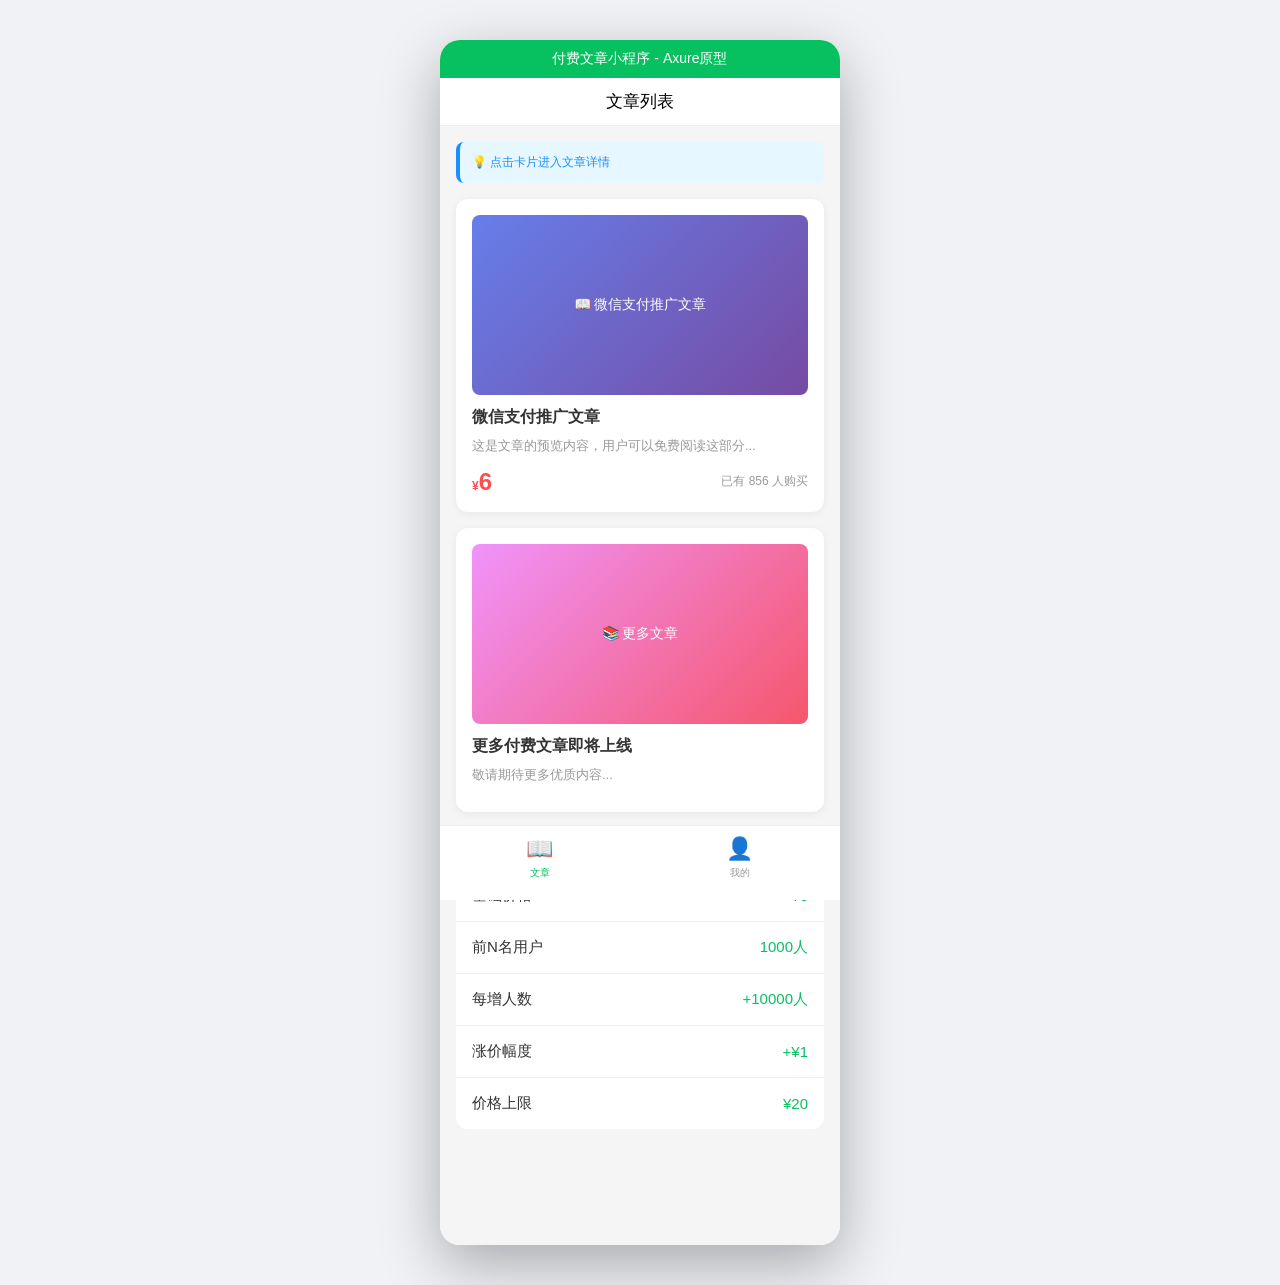
<file: doc/prototype/index.html>
<!DOCTYPE html>
<html lang="zh-CN">
<head>
    <meta charset="UTF-8">
    <meta name="viewport" content="width=device-width, initial-scale=1.0">
    <title>付费文章小程序 - Axure原型</title>
    <style>
        * { margin: 0; padding: 0; box-sizing: border-box; }
        body { font-family: -apple-system, BlinkMacSystemFont, 'Segoe UI', Roboto, sans-serif; background: #f0f2f5; }
        
        .axure-container {
            max-width: 400px;
            margin: 40px auto;
            background: #fff;
            border-radius: 20px;
            box-shadow: 0 20px 60px rgba(0,0,0,0.3);
            overflow: hidden;
            position: relative;
        }
        
        .phone-header {
            background: #07c160;
            padding: 10px 0;
            text-align: center;
            color: #fff;
            font-size: 14px;
        }
        
        .screen {
            min-height: 700px;
            background: #f5f5f5;
            position: relative;
        }
        
        .nav-bar {
            background: #fff;
            padding: 12px 16px;
            display: flex;
            align-items: center;
            border-bottom: 1px solid #eee;
            position: sticky;
            top: 0;
            z-index: 100;
        }
        
        .nav-back { color: #333; font-size: 20px; cursor: pointer; margin-right: 12px; }
        .nav-title { font-size: 17px; font-weight: 500; flex: 1; text-align: center; }
        
        .page {
            display: none;
            padding-bottom: 100px;
        }
        
        .page.active { display: block; }
        
        .card {
            background: #fff;
            margin: 16px;
            border-radius: 12px;
            padding: 16px;
            box-shadow: 0 2px 8px rgba(0,0,0,0.06);
            cursor: pointer;
            transition: transform 0.2s;
        }
        
        .card:active { transform: scale(0.98); }
        
        .article-cover {
            width: 100%;
            height: 180px;
            background: linear-gradient(135deg, #667eea 0%, #764ba2 100%);
            border-radius: 8px;
            margin-bottom: 12px;
            display: flex;
            align-items: center;
            justify-content: center;
            color: #fff;
            font-size: 14px;
        }
        
        .article-title { font-size: 16px; font-weight: 600; color: #333; margin-bottom: 8px; }
        .article-preview { font-size: 13px; color: #999; line-height: 1.5; margin-bottom: 12px; }
        
        .price-tag {
            color: #ff4d4f;
            font-weight: 600;
            font-size: 18px;
        }
        
        .price-unit { font-size: 12px; }
        .price-value { font-size: 24px; }
        
        .buy-btn {
            background: linear-gradient(135deg, #07c160 0%, #10b981 100%);
            color: #fff;
            border: none;
            border-radius: 22px;
            padding: 12px 32px;
            font-size: 15px;
            font-weight: 500;
            margin-top: 12px;
            cursor: pointer;
            width: 100%;
        }
        
        .preview-mask {
            background: linear-gradient(to bottom, transparent, rgba(255,255,255,0.9) 70%);
            padding: 40px 16px 20px;
            margin-top: -40px;
            text-align: center;
        }
        
        .mask-text {
            color: #07c160;
            font-weight: 500;
            font-size: 14px;
            margin-bottom: 8px;
        }
        
        .mask-desc { color: #999; font-size: 12px; }
        
        .commission-info {
            background: linear-gradient(135deg, #fffbe6 0%, #fff7e6 100%);
            padding: 16px;
            margin: 16px;
            border-radius: 12px;
            border: 1px solid #ffeeba;
        }
        
        .commission-title { color: #d4a017; font-weight: 600; font-size: 15px; margin-bottom: 8px; }
        .commission-desc { color: #d4a017; font-size: 13px; line-height: 1.5; }
        
        .tab-bar {
            position: fixed;
            bottom: 0;
            left: 50%;
            transform: translateX(-50%);
            width: 400px;
            background: #fff;
            display: flex;
            justify-content: space-around;
            padding: 10px 0 20px;
            border-top: 1px solid #eee;
            z-index: 1000;
        }
        
        .tab-item {
            display: flex;
            flex-direction: column;
            align-items: center;
            color: #999;
            cursor: pointer;
            font-size: 10px;
            transition: color 0.2s;
        }
        
        .tab-item.active { color: #07c160; }
        .tab-icon { font-size: 22px; margin-bottom: 4px; }
        
        .modal-overlay {
            display: none;
            position: fixed;
            top: 0;
            left: 0;
            right: 0;
            bottom: 0;
            background: rgba(0,0,0,0.5);
            z-index: 2000;
            align-items: center;
            justify-content: center;
        }
        
        .modal-overlay.active { display: flex; }
        
        .modal {
            background: #fff;
            width: 340px;
            border-radius: 16px;
            padding: 24px;
            animation: modalIn 0.3s ease;
        }
        
        @keyframes modalIn { from { transform: scale(0.9); opacity: 0; } to { transform: scale(1); opacity: 1; } }
        
        .modal-title { font-size: 18px; font-weight: 600; text-align: center; margin-bottom: 20px; }
        .modal-desc { font-size: 14px; color: #666; text-align: center; margin-bottom: 24px; line-height: 1.6; }
        
        .modal-btn {
            width: 100%;
            padding: 14px;
            border: none;
            border-radius: 22px;
            font-size: 16px;
            font-weight: 500;
            cursor: pointer;
        }
        
        .btn-primary { background: #07c160; color: #fff; }
        .btn-secondary { background: #f5f5f5; color: #333; margin-top: 12px; }
        
        .price-table {
            width: 100%;
            border-collapse: collapse;
            font-size: 12px;
            margin-top: 16px;
        }
        
        .price-table th, .price-table td {
            border: 1px solid #eee;
            padding: 8px;
            text-align: center;
        }
        
        .price-table th { background: #fafafa; color: #666; }
        .price-table tr:nth-child(even) { background: #fafafa; }
        
        .user-card {
            background: linear-gradient(135deg, #07c160 0%, #10b981 100%);
            padding: 32px 24px;
            color: #fff;
            display: flex;
            align-items: center;
            gap: 16px;
        }
        
        .avatar {
            width: 80px;
            height: 80px;
            border-radius: 50%;
            background: rgba(255,255,255,0.3);
            display: flex;
            align-items: center;
            justify-content: center;
            font-size: 32px;
        }
        
        .user-info h3 { font-size: 18px; font-weight: 600; margin-bottom: 4px; }
        .user-info p { font-size: 12px; opacity: 0.8; }
        
        .menu-item {
            display: flex;
            align-items: center;
            padding: 20px 16px;
            background: #fff;
            margin-bottom: 1px;
            cursor: pointer;
        }
        
        .menu-icon { font-size: 20px; margin-right: 16px; }
        .menu-text { flex: 1; font-size: 15px; color: #333; }
        .menu-arrow { color: #ccc; font-size: 16px; }
        
        .screenshot-alert {
            position: fixed;
            top: 0;
            left: 0;
            right: 0;
            bottom: 0;
            background: rgba(0,0,0,0.8);
            z-index: 3000;
            display: none;
            flex-direction: column;
            align-items: center;
            justify-content: center;
            color: #fff;
        }
        
        .screenshot-alert.active { display: flex; }
        .alert-icon { font-size: 60px; margin-bottom: 20px; }
        .alert-text { font-size: 24px; font-weight: 600; }
        
        .pay-success {
            text-align: center;
            padding: 40px 20px;
        }
        
        .success-icon { font-size: 80px; color: #07c160; margin-bottom: 20px; }
        .success-title { font-size: 20px; font-weight: 600; color: #333; margin-bottom: 12px; }
        .success-desc { font-size: 14px; color: #666; margin-bottom: 32px; }
        
        .share-card {
            background: linear-gradient(135deg, #667eea 0%, #764ba2 100%);
            margin: 20px 16px;
            padding: 24px;
            border-radius: 16px;
            color: #fff;
            text-align: center;
        }
        
        .share-title { font-size: 18px; font-weight: 600; margin-bottom: 8px; }
        .share-desc { font-size: 13px; opacity: 0.9; margin-bottom: 16px; }
        .share-btn {
            background: rgba(255,255,255,0.2);
            border: 1px solid rgba(255,255,255,0.4);
            color: #fff;
            padding: 10px 32px;
            border-radius: 20px;
            font-size: 14px;
            cursor: pointer;
        }
        
        .config-section {
            background: #fff;
            margin: 16px;
            border-radius: 12px;
            overflow: hidden;
        }
        
        .config-item {
            display: flex;
            justify-content: space-between;
            align-items: center;
            padding: 16px;
            border-bottom: 1px solid #f0f0f0;
        }
        
        .config-item:last-child { border-bottom: none; }
        .config-label { font-size: 15px; color: #333; }
        .config-value { font-size: 15px; color: #07c160; font-weight: 500; }
        
        .calc-section {
            background: #fff;
            margin: 16px;
            border-radius: 12px;
            padding: 20px;
        }
        
        .calc-title { font-size: 16px; font-weight: 600; margin-bottom: 16px; }
        .calc-row {
            display: flex;
            justify-content: space-between;
            margin-bottom: 12px;
            font-size: 14px;
        }
        
        .calc-label { color: #666; }
        .calc-value { color: #333; font-weight: 500; }
        .calc-result { color: #ff4d4f; font-size: 16px; font-weight: 600; }
        
        .demo-note {
            background: #e6f7ff;
            padding: 12px;
            margin: 16px;
            border-radius: 8px;
            font-size: 12px;
            color: #1890ff;
            border-left: 4px solid #1890ff;
        }
        
        .article-content {
            padding: 20px 16px;
            line-height: 1.8;
            font-size: 15px;
            color: #333;
        }
        
        .article-content p { margin-bottom: 16px; }
        
        .section-title {
            font-size: 14px;
            color: #999;
            padding: 12px 16px;
        }
        
        .nav-dot {
            width: 6px;
            height: 6px;
            border-radius: 50%;
            background: #ddd;
            margin: 0 3px;
            cursor: pointer;
        }
        
        .nav-dot.active { background: #07c160; }
        
        .nav-dots {
            display: flex;
            justify-content: center;
            padding: 16px;
        }
    </style>
</head>
<body>
    <div class="axure-container">
        <div class="phone-header">付费文章小程序 - Axure原型</div>
        <div class="screen">
            <div id="page-list" class="page active">
                <div class="nav-bar">
                    <span class="nav-title">文章列表</span>
                </div>
                <div class="demo-note">💡 点击卡片进入文章详情</div>
                
                <div class="card" onclick="navigate('page-detail-preview')">
                    <div class="article-cover">📖 微信支付推广文章</div>
                    <div class="article-title">微信支付推广文章</div>
                    <div class="article-preview">这是文章的预览内容，用户可以免费阅读这部分...</div>
                    <div style="display: flex; align-items: center; justify-content: space-between;">
                        <span class="price-tag"><span class="price-unit">¥</span><span class="price-value">6</span></span>
                        <span style="color: #999; font-size: 12px;">已有 856 人购买</span>
                    </div>
                </div>
                
                <div class="card" onclick="showModal('coming-soon')">
                    <div class="article-cover" style="background: linear-gradient(135deg, #f093fb 0%, #f5576c 100%);">📚 更多文章</div>
                    <div class="article-title">更多付费文章即将上线</div>
                    <div class="article-preview">敬请期待更多优质内容...</div>
                </div>
                
                <div class="config-section">
                    <div class="section-title">📊 当前定价规则</div>
                    <div class="config-item">
                        <span class="config-label">基础价格</span>
                        <span class="config-value">¥6</span>
                    </div>
                    <div class="config-item">
                        <span class="config-label">前N名用户</span>
                        <span class="config-value">1000人</span>
                    </div>
                    <div class="config-item">
                        <span class="config-label">每增人数</span>
                        <span class="config-value">+10000人</span>
                    </div>
                    <div class="config-item">
                        <span class="config-label">涨价幅度</span>
                        <span class="config-value">+¥1</span>
                    </div>
                    <div class="config-item">
                        <span class="config-label">价格上限</span>
                        <span class="config-value">¥20</span>
                    </div>
                </div>
            </div>

            <div id="page-detail-preview" class="page">
                <div class="nav-bar">
                    <span class="nav-back" onclick="navigate('page-list')">‹</span>
                    <span class="nav-title">文章详情</span>
                </div>
                
                <div class="article-cover" style="border-radius: 0; height: 200px;">📖 微信支付推广文章</div>
                
                <div style="background: #fff; padding: 20px;">
                    <h2 style="font-size: 20px; font-weight: 600; margin-bottom: 16px;">微信支付推广文章</h2>
                    <div style="display: flex; align-items: center; gap: 16px; margin-bottom: 16px;">
                        <span class="price-tag"><span class="price-unit">¥</span><span class="price-value">6</span></span>
                        <span style="color: #999; font-size: 14px;">已有 856 人购买</span>
                    </div>
                    <hr style="border: none; border-top: 1px solid #f0f0f0; margin-bottom: 16px;">
                </div>
                
                <div class="article-content card" style="border-radius: 0; margin: 0;">
                    <p>这是文章的预览内容，用户可以免费阅读这部分。</p>
                    <p>文章介绍了微信支付的各种功能和优势，包括扫码支付、商户收款、资金管理等。</p>
                    <p>想要阅读全文，请支付后查看。</p>
                    
                    <div class="preview-mask">
                        <div class="mask-text">▼ 预览结束 ▼</div>
                        <div class="mask-desc">支付后阅读全文</div>
                    </div>
                </div>
                
                <div class="commission-info">
                    <div class="commission-title">💰 分享返佣</div>
                    <div class="commission-desc">分享给好友，好友购买可获得最高30%返佣（不少于2元）</div>
                </div>
                
                <button class="buy-btn" onclick="navigate('page-pay')">立即支付 ¥6</button>
            </div>

            <div id="page-detail-paid" class="page">
                <div class="nav-bar">
                    <span class="nav-back" onclick="navigate('page-list')">‹</span>
                    <span class="nav-title">文章详情</span>
                </div>
                
                <div class="article-cover" style="border-radius: 0; height: 200px;">📖 微信支付推广文章</div>
                
                <div style="background: #fff; padding: 20px;">
                    <h2 style="font-size: 20px; font-weight: 600; margin-bottom: 16px;">微信支付推广文章</h2>
                    <div style="display: flex; align-items: center; gap: 16px;">
                        <span style="color: #07c160; font-size: 16px; font-weight: 500; padding: 6px 16px; background: rgba(7,193,96,0.1); border-radius: 16px;">✓ 已购买</span>
                    </div>
                    <hr style="border: none; border-top: 1px solid #f0f0f0; margin: 16px 0;">
                </div>
                
                <div class="article-content card" style="border-radius: 0; margin: 0;">
                    <p>这是文章的预览内容，用户可以免费阅读这部分。</p>
                    <p>文章介绍了微信支付的各种功能和优势，包括扫码支付、商户收款、资金管理等。</p>
                    
                    <h3 style="font-size: 17px; font-weight: 600; margin: 20px 0 12px;">---全文开始---</h3>
                    
                    <p>微信支付是腾讯公司推出的一种移动支付方式，支持多种支付场景。</p>
                    <p><strong>1. 扫码支付：</strong>用户可以通过扫描商户二维码完成支付。</p>
                    <p><strong>2. 商户收款：</strong>商户可以通过微信支付收款码接收顾客付款。</p>
                    <p><strong>3. 资金管理：</strong>商户可以在微信商户平台管理资金流水。</p>
                    <p><strong>4. 营销活动：</strong>支持各种营销活动，如满减、红包等。</p>
                    
                    <p style="margin-top: 20px;"><strong>微信支付的优势：</strong></p>
                    <ul style="padding-left: 20px; margin-bottom: 16px;">
                        <li>便捷快速：无需携带现金，扫码即可支付</li>
                        <li>安全可靠：多重安全保障，保护用户资金安全</li>
                        <li>覆盖面广：支持线上线下多种场景</li>
                        <li>数据分析：提供详细的交易数据和分析报告</li>
                    </ul>
                    
                    <h3 style="font-size: 17px; font-weight: 600; margin: 20px 0 12px;">---全文结束---</h3>
                </div>
                
                <div class="share-card">
                    <div class="share-title">🎉 恭喜！您已解锁全文</div>
                    <div class="share-desc">分享给好友，好友购买可获得最高30%返佣（不少于2元）</div>
                    <button class="share-btn" onclick="showModal('share-success')">立即分享赚佣金</button>
                </div>
                
                <div class="demo-note">⚠️ 演示：按 Ctrl+Shift+A 或截图快捷键模拟截图行为</div>
            </div>

            <div id="page-pay" class="page">
                <div class="nav-bar">
                    <span class="nav-back" onclick="navigate('page-detail-preview')">‹</span>
                    <span class="nav-title">确认支付</span>
                </div>
                
                <div class="card" style="margin-top: 30px;">
                    <div style="display: flex; justify-content: space-between; padding: 16px 0; border-bottom: 1px solid #f0f0f0;">
                        <span style="color: #666;">商品名称</span>
                        <span style="color: #333;">微信支付推广文章</span>
                    </div>
                    <div style="display: flex; justify-content: space-between; padding: 16px 0; border-bottom: 1px solid #f0f0f0;">
                        <span style="color: #666;">支付金额</span>
                        <span class="price-tag"><span class="price-unit">¥</span><span class="price-value">6</span></span>
                    </div>
                    <div style="display: flex; justify-content: space-between; padding: 16px 0;">
                        <span style="color: #666;">支付方式</span>
                        <span style="color: #333;">微信支付</span>
                    </div>
                </div>
                
                <div class="commission-info">
                    <div class="commission-title">💰 分享返佣</div>
                    <div class="commission-desc">支付后分享给好友，好友购买可获得最高30%返佣（不少于2元）</div>
                </div>
                
                <div style="position: fixed; bottom: 0; left: 50%; transform: translateX(-50%); width: 400px; background: #fff; padding: 16px 24px; display: flex; align-items: center; gap: 24px; border-top: 1px solid #eee;">
                    <div>
                        <span style="font-size: 14px; color: #666;">合计</span>
                        <span class="price-tag" style="margin-left: 8px;"><span class="price-unit">¥</span><span class="price-value">6</span></span>
                    </div>
                    <button class="buy-btn" style="width: auto;" onclick="navigate('page-pay-success')">确认支付</button>
                </div>
            </div>

            <div id="page-pay-success" class="page">
                <div class="nav-bar">
                    <span class="nav-back" onclick="navigate('page-detail-paid')">‹</span>
                    <span class="nav-title">支付成功</span>
                </div>
                
                <div class="pay-success">
                    <div class="success-icon">✓</div>
                    <div class="success-title">支付成功</div>
                    <div class="success-desc">您已成功解锁文章全文</div>
                    
                    <div class="calc-section" style="margin: 0 0 32px;">
                        <div class="calc-title">📈 返佣计算演示</div>
                        <div class="calc-row">
                            <span class="calc-label">订单实付金额</span>
                            <span class="calc-value">¥6.00</span>
                        </div>
                        <div class="calc-row">
                            <span class="calc-label">返佣比例</span>
                            <span class="calc-value">30%</span>
                        </div>
                        <div class="calc-row">
                            <span class="calc-label">计算金额</span>
                            <span class="calc-value">¥1.80</span>
                        </div>
                        <div class="calc-row">
                            <span class="calc-label">最低返佣</span>
                            <span class="calc-value">¥2.00</span>
                        </div>
                        <div style="border-top: 1px dashed #ddd; padding-top: 12px; margin-top: 12px;" class="calc-row">
                            <span class="calc-label">实际返佣</span>
                            <span class="calc-result">¥2.00</span>
                        </div>
                    </div>
                    
                    <button class="buy-btn" onclick="navigate('page-detail-paid')">查看全文</button>
                    <button class="buy-btn" style="background: linear-gradient(135deg, #667eea 0%, #764ba2 100%); margin-top: 12px;" onclick="showModal('share-success')">分享赚佣金</button>
                </div>
            </div>

            <div id="page-my" class="page">
                <div class="user-card">
                    <div class="avatar">👤</div>
                    <div class="user-info">
                        <h3>用户昵称</h3>
                        <p>用户ID：10001</p>
                    </div>
                </div>
                
                <div class="menu-item" onclick="showModal('orders')">
                    <span class="menu-icon">📋</span>
                    <span class="menu-text">我的订单</span>
                    <span class="menu-arrow">›</span>
                </div>
                
                <div class="menu-item" onclick="showModal('commission')">
                    <span class="menu-icon">💰</span>
                    <span class="menu-text">我的佣金</span>
                    <span class="menu-arrow">›</span>
                </div>
                
                <div class="menu-item" onclick="navigate('page-detail-paid')">
                    <span class="menu-icon">📤</span>
                    <span class="menu-text">分享赚钱</span>
                    <span class="menu-arrow">›</span>
                </div>
                
                <div class="menu-item" onclick="showModal('settings')">
                    <span class="menu-icon">⚙️</span>
                    <span class="menu-text">设置</span>
                    <span class="menu-arrow">›</span>
                </div>
                
                <div class="config-section" style="margin-top: 20px;">
                    <div class="section-title">📊 定价规则配置</div>
                    <div class="config-item">
                        <span class="config-label">基础价格</span>
                        <span class="config-value">¥6</span>
                    </div>
                    <div class="config-item">
                        <span class="config-label">起始人数阈值</span>
                        <span class="config-value">1000人</span>
                    </div>
                    <div class="config-item">
                        <span class="config-label">每档人数</span>
                        <span class="config-value">10000人</span>
                    </div>
                    <div class="config-item">
                        <span class="config-label">每档涨幅</span>
                        <span class="config-value">¥1</span>
                    </div>
                    <div class="config-item">
                        <span class="config-label">价格上限</span>
                        <span class="config-value">¥20</span>
                    </div>
                    <div class="config-item">
                        <span class="config-label">返佣比例</span>
                        <span class="config-value">30%</span>
                    </div>
                    <div class="config-item">
                        <span class="config-label">最低返佣</span>
                        <span class="config-value">¥2</span>
                    </div>
                </div>
            </div>

            <div class="tab-bar">
                <div class="tab-item active" onclick="navigate('page-list')">
                    <span class="tab-icon">📖</span>
                    <span>文章</span>
                </div>
                <div class="tab-item" onclick="navigate('page-my')">
                    <span class="tab-icon">👤</span>
                    <span>我的</span>
                </div>
            </div>
        </div>
    </div>

    <div id="modal" class="modal-overlay" onclick="closeModal()">
        <div class="modal" onclick="event.stopPropagation()">
            <div id="modal-title" class="modal-title">标题</div>
            <div id="modal-content" class="modal-desc">内容</div>
            <button id="modal-btn" class="modal-btn btn-primary" onclick="closeModal()">确定</button>
            <button id="modal-btn-secondary" class="modal-btn btn-secondary" onclick="closeModal()" style="display: none;">取消</button>
        </div>
    </div>

    <div id="screenshot-alert" class="screenshot-alert">
        <div class="alert-icon">⚠️</div>
        <div class="alert-text">禁止截图</div>
    </div>

    <script>
        function navigate(pageId) {
            document.querySelectorAll('.page').forEach(p => p.classList.remove('active'));
            document.querySelectorAll('.tab-item').forEach(t => t.classList.remove('active'));
            
            document.getElementById(pageId).classList.add('active');
            
            if (pageId === 'page-list') {
                document.querySelector('.tab-item:first-child').classList.add('active');
            } else if (pageId === 'page-my') {
                document.querySelector('.tab-item:last-child').classList.add('active');
            }
            
            window.scrollTo(0, 0);
        }

        function showModal(type) {
            const modal = document.getElementById('modal');
            const title = document.getElementById('modal-title');
            const content = document.getElementById('modal-content');
            const btn = document.getElementById('modal-btn');
            const btnSec = document.getElementById('modal-btn-secondary');
            
            btnSec.style.display = 'none';
            
            switch(type) {
                case 'coming-soon':
                    title.textContent = '功能开发中';
                    content.textContent = '更多付费文章正在筹备中，敬请期待！';
                    btn.textContent = '确定';
                    break;
                case 'share-success':
                    title.textContent = '分享成功';
                    content.innerHTML = '分享链接已生成！<br><br>您的专属邀请码：<strong style="color:#07c160;">INV10001</strong><br><br>好友通过您的链接购买后，您将获得30%返佣（不少于2元）';
                    btn.textContent = '知道了';
                    break;
                case 'orders':
                    title.textContent = '我的订单';
                    content.innerHTML = '<table class="price-table"><tr><th>订单号</th><th>金额</th><th>状态</th></tr><tr><td>ORD20260724...</td><td>¥6.00</td><td style="color:#07c160;">已支付</td></tr></table>';
                    btn.textContent = '关闭';
                    break;
                case 'commission':
                    title.textContent = '我的佣金';
                    content.innerHTML = '<div style="text-align:left;"><div style="display:flex;justify-content:space-between;margin:8px 0;"><span>累计收益</span><span style="color:#ff4d4f;font-weight:600;">¥26.80</span></div><div style="display:flex;justify-content:space-between;margin:8px 0;"><span>已提现</span><span>¥10.00</span></div><div style="display:flex;justify-content:space-between;margin:8px 0;"><span>可用余额</span><span style="color:#07c160;font-weight:600;">¥16.80</span></div></div>';
                    btn.textContent = '申请提现';
                    btnSec.style.display = 'block';
                    btnSec.textContent = '关闭';
                    break;
                case 'settings':
                    title.textContent = '设置';
                    content.textContent = '设置功能开发中';
                    btn.textContent = '确定';
                    break;
            }
            
            modal.classList.add('active');
        }

        function closeModal() {
            document.getElementById('modal').classList.remove('active');
        }

        document.addEventListener('keydown', (e) => {
            if ((e.ctrlKey || e.metaKey) && (e.key === 'a' || e.key === 's') || 
                e.key === 'PrintScreen') {
                e.preventDefault();
                const alert = document.getElementById('screenshot-alert');
                alert.classList.add('active');
                setTimeout(() => alert.classList.remove('active'), 2000);
            }
        });

        document.addEventListener('mouseup', (e) => {
            if (e.button === 2 || (e.ctrlKey && e.button === 0)) {
                e.preventDefault();
            }
        });
    </script>
</body>
</html>
</file>
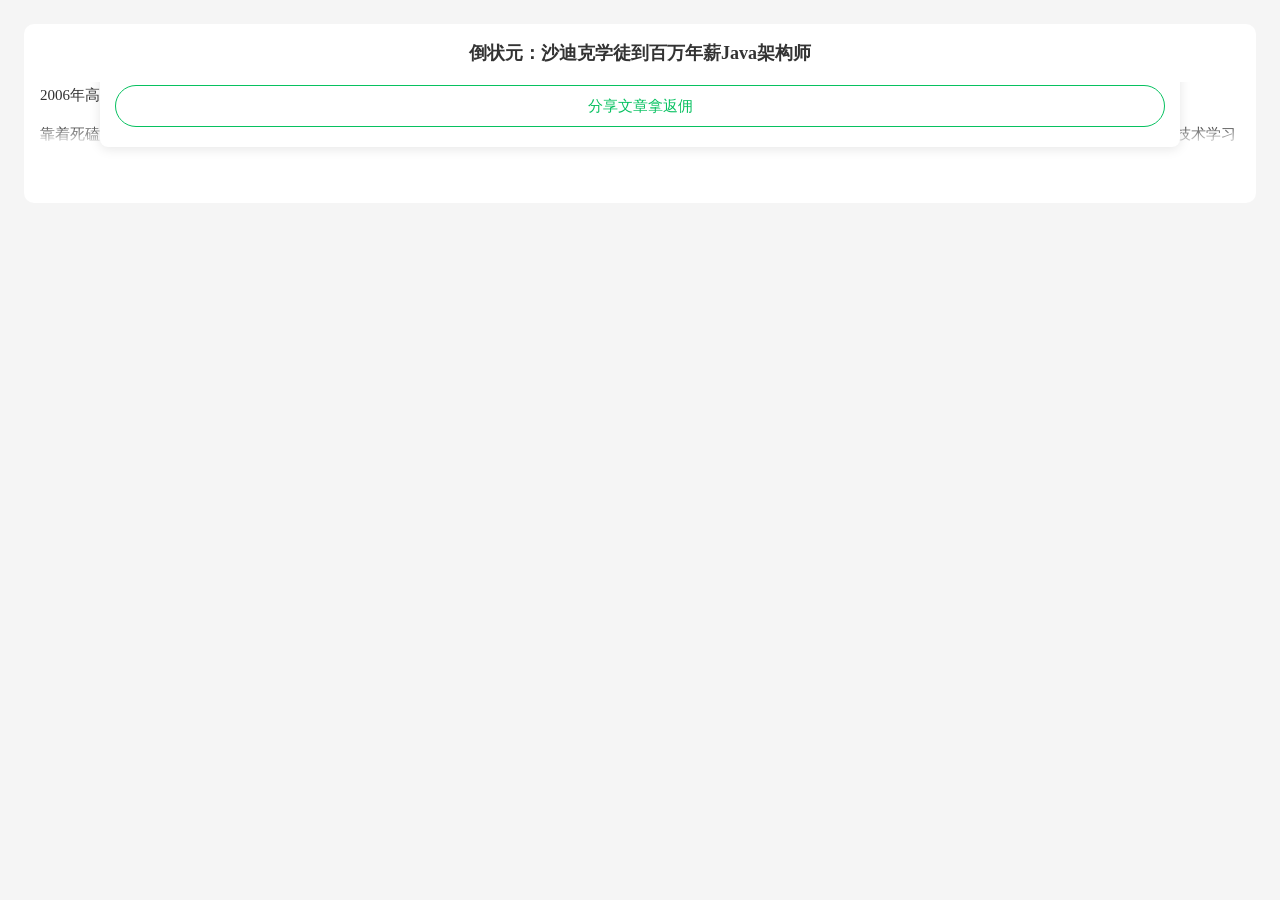
<file: doc/prototype2/index.html>
<!DOCTYPE html>
<html lang="zh-CN">
<head>
  <meta charset="UTF-8">
  <meta name="viewport" content="width=device-width, initial-scale=1.0, maximum-scale=1.0, user-scalable=no">
  <title>付费文章阅读</title>
  <link rel="stylesheet" href="./css/style.css">
</head>
<body>
  <!-- 文章容器 -->
  <div class="article-wrap" id="articleWrap">
    <div class="article-title">倒状元：沙迪克学徒到百万年薪Java架构师</div>
    <div class="article-content" id="articleContent">
      <p>2006年高考全省倒数第一，家境贫寒，进厂做沙迪克慢走丝线切割学徒，车间油污、高强度劳作、旁人的冷眼屈辱，无数个夜晚站在江边想要一跃而下……</p>
      <p>靠着死磕韧劲自学CAD、Java，从外包底层开发一步步深耕JVM、Disruptor、JRaft分布式架构，33岁拿到大厂百万年薪offer。这条路布满血泪，完整的成长经历、踩坑记录、技术学习路线全部记录在正文全文中。</p>
      <!-- 付费遮挡层 -->
      <div class="pay-mask" id="payMask">
        <div class="mask-inner">
          <p class="tip-text">仅预览开篇内容，付费解锁全文</p>
          <p class="price-text">当前售价：<span id="currentPrice">6</span> 元</p>
          <div class="rule-box">
            <p>📌定价规则：前1000人 6元；每新增1万名付费用户涨价1元，封顶20元</p>
            <p>📌分享返佣：好友通过你的链接支付，自动获得30%佣金，保底2元</p>
          </div>
          <button class="pay-btn" id="payBtn">立即微信支付解锁全文</button>
          <button class="share-btn" id="shareBtn">分享文章拿返佣</button>
        </div>
      </div>
    </div>
  </div>

  <!-- 支付成功弹窗 -->
  <div class="modal pay-success-modal" id="successModal">
    <div class="modal-box">
      <h3>支付成功，已解锁全文</h3>
      <p>分享本篇文章给好友，好友付费你即可拿返佣收益</p>
      <button class="close-modal">确定</button>
    </div>
  </div>

  <script src="./js/main.js"></script>
</body>
</html>
</file>
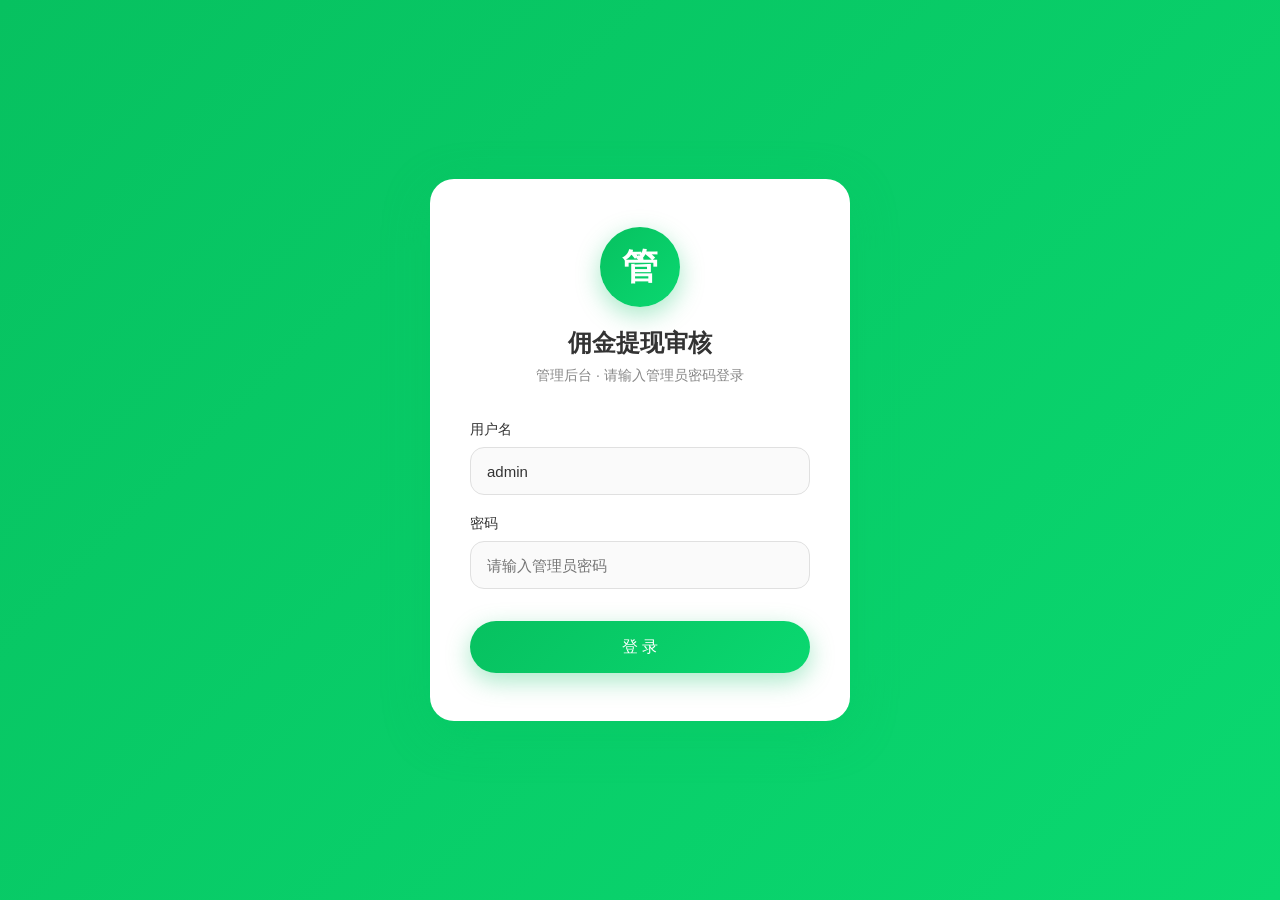
<file: backend/src/main/resources/static/admin/login.html>
<!DOCTYPE html>
<html lang="zh-CN">
<head>
    <meta charset="UTF-8">
    <meta name="viewport" content="width=device-width, initial-scale=1.0">
    <title>管理员登录 - 佣金提现审核</title>
    <link rel="stylesheet" href="./css/style.css">
</head>
<body>
    <div class="login-page">
        <div class="login-card">
            <div class="login-logo">管</div>
            <h1 class="login-title">佣金提现审核</h1>
            <p class="login-subtitle">管理后台 · 请输入管理员密码登录</p>

            <form id="loginForm" onsubmit="return doLogin(event)">
                <div class="form-group">
                    <label class="form-label">用户名</label>
                    <input class="form-input" type="text" id="username" value="admin" placeholder="admin" autocomplete="username">
                </div>
                <div class="form-group">
                    <label class="form-label">密码</label>
                    <input class="form-input" type="password" id="password" placeholder="请输入管理员密码" autocomplete="current-password">
                </div>
                <button type="submit" class="btn-primary" id="btnLogin">登 录</button>
            </form>
        </div>
    </div>

    <script>
        // 已登录则直接跳转
        if (localStorage.getItem('admin_auth')) {
            location.href = './index.html';
        }

        function doLogin(e) {
            e.preventDefault();
            const username = document.getElementById('username').value.trim();
            const password = document.getElementById('password').value.trim();
            if (!username || !password) {
                showToast('请输入用户名和密码', 'error');
                return false;
            }
            const btn = document.getElementById('btnLogin');
            btn.disabled = true;
            btn.textContent = '登录中...';

            const creds = btoa(username + ':' + password);
            // 调用一个管理API来验证
            fetch('../admin/withdraw/pending', {
                headers: {
                    'Authorization': 'Basic ' + creds
                }
            }).then(res => {
                if (res.status === 200) {
                    localStorage.setItem('admin_auth', creds);
                    showToast('登录成功', 'success');
                    setTimeout(() => {
                        location.href = './index.html';
                    }, 400);
                } else if (res.status === 401 || res.status === 403) {
                    showToast('用户名或密码错误', 'error');
                    resetBtn();
                } else {
                    showToast('登录失败: ' + res.status, 'error');
                    resetBtn();
                }
            }).catch(err => {
                showToast('网络错误: ' + err.message, 'error');
                resetBtn();
            });
            return false;
        }

        function resetBtn() {
            const btn = document.getElementById('btnLogin');
            btn.disabled = false;
            btn.textContent = '登 录';
        }

        function showToast(msg, type) {
            const old = document.querySelector('.toast');
            if (old) old.remove();
            const toast = document.createElement('div');
            toast.className = 'toast toast-' + (type || 'info');
            toast.textContent = msg;
            document.body.appendChild(toast);
            setTimeout(() => toast.remove(), 2500);
        }
    </script>
</body>
</html>
</file>
<file: doc/prototype2/css/style.css>
* {
  margin: 0;
  padding: 0;
  box-sizing: border-box;
}
html, body {
  background: #f5f5f5;
  font-size: 15px;
  color: #333;
  padding: 12px;
  user-select: none; /* 基础禁止文字选中，配合JS防截图 */
}
.article-wrap {
  background: #fff;
  border-radius: 10px;
  padding: 16px;
  position: relative;
}
.article-title {
  font-size: 18px;
  font-weight: bold;
  text-align: center;
  margin-bottom: 15px;
  line-height: 1.5;
}
.article-content {
  line-height: 1.8;
  position: relative;
  overflow: hidden;
}
.article-content > p {
  margin-bottom: 12px;
}

/* 付费遮罩 */
.pay-mask {
  position: absolute;
  left: 0;
  bottom: 0;
  width: 100%;
  height: 60%;
  background: linear-gradient(transparent, #ffffff 35%);
  display: flex;
  align-items: flex-end;
  justify-content: center;
  padding-bottom: 40px;
}
.mask-inner {
  width: 90%;
  background: #fff;
  border-radius: 8px;
  padding: 20px 15px;
  box-shadow: 0 2px 12px rgba(0,0,0,0.1);
  text-align: center;
}
.tip-text {
  font-size: 16px;
  font-weight: 500;
  margin-bottom: 8px;
}
.price-text {
  font-size: 22px;
  color: #f53f3f;
  margin: 10px 0;
}
.rule-box {
  background: #f7f8fa;
  padding: 10px;
  border-radius: 6px;
  margin: 12px 0;
  font-size: 13px;
  color: #666;
  text-align: left;
}
.pay-btn {
  width: 100%;
  height: 44px;
  background: #07c160;
  color: #fff;
  border: none;
  border-radius: 22px;
  font-size: 16px;
  margin: 8px 0;
}
.share-btn {
  width: 100%;
  height: 42px;
  background: #fff;
  color: #07c160;
  border: 1px solid #07c160;
  border-radius: 22px;
  font-size: 15px;
}

/* 弹窗样式 */
.modal {
  position: fixed;
  top: 0;
  left: 0;
  width: 100%;
  height: 100%;
  background: rgba(0,0,0,0.5);
  display: none;
  align-items: center;
  justify-content: center;
  z-index: 9999;
}
.modal-box {
  width: 80%;
  background: white;
  border-radius: 10px;
  padding: 25px 20px;
  text-align: center;
}
.close-modal {
  margin-top: 15px;
  padding: 8px 24px;
  background: #07c160;
  color: white;
  border: none;
  border-radius: 6px;
}
</file>
<file: backend/src/main/resources/static/admin/css/style.css>
/* 管理员后台样式 - 与小程序前端同色系 (微信绿 #07c160) */

* {
    margin: 0;
    padding: 0;
    box-sizing: border-box;
}

body {
    background-color: #f7f8fa;
    font-family: -apple-system, BlinkMacSystemFont, "Segoe UI", Roboto, "Helvetica Neue", Arial, sans-serif;
    color: #333;
    font-size: 14px;
    min-height: 100vh;
}

/* ========== 登录页 ========== */
.login-page {
    display: flex;
    align-items: center;
    justify-content: center;
    min-height: 100vh;
    background: linear-gradient(135deg, #07c160 0%, #0ad870 100%);
    padding: 20px;
}

.login-card {
    background: #fff;
    border-radius: 24px;
    padding: 48px 40px;
    width: 100%;
    max-width: 420px;
    box-shadow: 0 12px 48px rgba(7, 193, 96, 0.3);
}

.login-logo {
    width: 80px;
    height: 80px;
    background: linear-gradient(135deg, #07c160, #0ad870);
    border-radius: 50%;
    margin: 0 auto 20px;
    display: flex;
    align-items: center;
    justify-content: center;
    color: #fff;
    font-size: 36px;
    font-weight: bold;
    box-shadow: 0 8px 24px rgba(7, 193, 96, 0.35);
}

.login-title {
    text-align: center;
    font-size: 24px;
    font-weight: bold;
    color: #333;
    margin-bottom: 8px;
}

.login-subtitle {
    text-align: center;
    font-size: 14px;
    color: #888;
    margin-bottom: 36px;
}

.form-group {
    margin-bottom: 20px;
}

.form-label {
    display: block;
    font-size: 14px;
    color: #333;
    margin-bottom: 8px;
    font-weight: 500;
}

.form-input {
    width: 100%;
    height: 48px;
    border: 1.5px solid #e0e0e0;
    border-radius: 14px;
    padding: 0 16px;
    font-size: 15px;
    color: #333;
    background: #fafafa;
    transition: all 0.2s;
    outline: none;
}

.form-input:focus {
    border-color: #07c160;
    background: #fff;
    box-shadow: 0 0 0 3px rgba(7, 193, 96, 0.12);
}

.btn-primary {
    width: 100%;
    height: 52px;
    background: linear-gradient(135deg, #07c160, #0ad870);
    color: #fff;
    border: none;
    border-radius: 40px;
    font-size: 16px;
    font-weight: 500;
    cursor: pointer;
    box-shadow: 0 8px 24px rgba(7, 193, 96, 0.35);
    transition: all 0.2s;
    margin-top: 12px;
}

.btn-primary:hover {
    transform: translateY(-1px);
    box-shadow: 0 10px 28px rgba(7, 193, 96, 0.45);
}

.btn-primary:active {
    transform: translateY(0);
}

.btn-primary:disabled {
    opacity: 0.6;
    cursor: not-allowed;
    transform: none;
}

/* ========== 管理后台主页面 ========== */
.admin-page {
    padding-bottom: 60px;
}

.nav-bar {
    position: fixed;
    top: 0;
    left: 0;
    right: 0;
    height: 60px;
    display: flex;
    align-items: center;
    justify-content: space-between;
    padding: 0 24px;
    background: #fff;
    z-index: 100;
    box-shadow: 0 2px 10px rgba(0, 0, 0, 0.04);
}

.nav-left {
    display: flex;
    align-items: center;
    gap: 12px;
}

.nav-logo {
    width: 36px;
    height: 36px;
    background: linear-gradient(135deg, #07c160, #0ad870);
    border-radius: 50%;
    display: flex;
    align-items: center;
    justify-content: center;
    color: #fff;
    font-weight: bold;
}

.nav-title {
    font-size: 18px;
    font-weight: bold;
    color: #333;
}

.nav-right {
    display: flex;
    align-items: center;
    gap: 16px;
}

.nav-user {
    font-size: 14px;
    color: #666;
}

.btn-logout {
    padding: 8px 20px;
    border: 1.5px solid #07c160;
    background: #fff;
    color: #07c160;
    border-radius: 20px;
    font-size: 13px;
    font-weight: 500;
    cursor: pointer;
    transition: all 0.2s;
}

.btn-logout:hover {
    background: #07c160;
    color: #fff;
}

.page-content {
    padding: 84px 24px 40px;
    max-width: 1200px;
    margin: 0 auto;
}

/* Tab 切换 */
.tab-bar {
    display: flex;
    gap: 12px;
    background: #fff;
    padding: 12px;
    border-radius: 16px;
    box-shadow: 0 4px 20px rgba(0, 0, 0, 0.06);
    margin-bottom: 24px;
}

.tab-item {
    flex: 1;
    padding: 12px 0;
    text-align: center;
    border-radius: 12px;
    font-size: 14px;
    font-weight: 500;
    color: #666;
    cursor: pointer;
    transition: all 0.2s;
}

.tab-item.active {
    background: linear-gradient(135deg, #07c160, #0ad870);
    color: #fff;
    box-shadow: 0 4px 16px rgba(7, 193, 96, 0.3);
}

.tab-item:hover:not(.active) {
    background: #f5f5f5;
}

/* 卡片 */
.card {
    background: #fff;
    border-radius: 20px;
    padding: 28px;
    box-shadow: 0 4px 24px rgba(0, 0, 0, 0.06);
    margin-bottom: 24px;
}

.card-header {
    display: flex;
    align-items: center;
    justify-content: space-between;
    margin-bottom: 20px;
    padding-bottom: 16px;
    border-bottom: 1px solid #f0f0f0;
}

.card-title {
    font-size: 18px;
    font-weight: bold;
    color: #333;
}

.card-title::before {
    content: "";
    display: inline-block;
    width: 4px;
    height: 18px;
    background: linear-gradient(180deg, #07c160, #0ad870);
    border-radius: 2px;
    margin-right: 10px;
    vertical-align: middle;
}

.card-action {
    display: flex;
    gap: 12px;
    align-items: center;
}

.btn-refresh {
    padding: 8px 16px;
    border: 1.5px solid #07c160;
    background: #fff;
    color: #07c160;
    border-radius: 10px;
    font-size: 13px;
    font-weight: 500;
    cursor: pointer;
    transition: all 0.2s;
}

.btn-refresh:hover {
    background: #07c160;
    color: #fff;
}

.btn-refresh svg {
    vertical-align: middle;
    margin-right: 4px;
}

/* 搜索/查询框 */
.query-row {
    display: flex;
    gap: 12px;
    margin-bottom: 20px;
    align-items: center;
}

.query-row .form-group {
    margin: 0;
    flex: 1;
}

.query-row .form-input {
    height: 42px;
}

.btn-outline {
    padding: 0 20px;
    height: 42px;
    border: 1.5px solid #07c160;
    background: #fff;
    color: #07c160;
    border-radius: 10px;
    font-size: 13px;
    font-weight: 500;
    cursor: pointer;
    white-space: nowrap;
}

.btn-outline:hover {
    background: #07c160;
    color: #fff;
}

.btn-danger-outline {
    padding: 0 20px;
    height: 42px;
    border: 1.5px solid #ef4444;
    background: #fff;
    color: #ef4444;
    border-radius: 10px;
    font-size: 13px;
    font-weight: 500;
    cursor: pointer;
}

.btn-danger-outline:hover {
    background: #ef4444;
    color: #fff;
}

/* 表格 */
.table-wrap {
    overflow-x: auto;
    border-radius: 12px;
    border: 1px solid #f0f0f0;
}

table {
    width: 100%;
    border-collapse: collapse;
    font-size: 14px;
}

thead {
    background: #f7f8fa;
}

th {
    padding: 14px 16px;
    text-align: left;
    color: #666;
    font-weight: 500;
    white-space: nowrap;
    border-bottom: 1px solid #f0f0f0;
}

td {
    padding: 16px;
    border-bottom: 1px solid #f5f5f5;
    vertical-align: middle;
}

tr:last-child td {
    border-bottom: none;
}

tbody tr:hover {
    background: #fafcfa;
}

/* 状态标签 */
.status-tag {
    display: inline-block;
    padding: 4px 12px;
    border-radius: 20px;
    font-size: 12px;
    font-weight: 500;
}

.status-0 {
    background: #fef3c7;
    color: #b45309;
}

.status-1 {
    background: #dbeafe;
    color: #1d4ed8;
}

.status-2 {
    background: #d1fae5;
    color: #047857;
}

.status-3 {
    background: #fee2e2;
    color: #b91c1c;
}

.status-4 {
    background: #ede9fe;
    color: #6d28d9;
}

/* 操作按钮组 */
.btn-group {
    display: flex;
    gap: 8px;
    flex-wrap: wrap;
}

.btn-action {
    padding: 6px 14px;
    border: none;
    border-radius: 8px;
    font-size: 12px;
    font-weight: 500;
    cursor: pointer;
    transition: all 0.2s;
}

.btn-approve {
    background: #d1fae5;
    color: #047857;
}

.btn-approve:hover {
    background: #07c160;
    color: #fff;
}

.btn-reject {
    background: #fee2e2;
    color: #b91c1c;
}

.btn-reject:hover {
    background: #ef4444;
    color: #fff;
}

.btn-query {
    background: #dbeafe;
    color: #1d4ed8;
}

.btn-query:hover {
    background: #3b82f6;
    color: #fff;
}

.btn-retry {
    background: #fef3c7;
    color: #b45309;
}

.btn-retry:hover {
    background: #f59e0b;
    color: #fff;
}

/* 金额 */
.amount-text {
    font-size: 16px;
    font-weight: bold;
    color: #07c160;
}

.amount-text::before {
    content: "¥";
    font-size: 13px;
    font-weight: 500;
    margin-right: 2px;
}

/* 弹窗 */
.modal-mask {
    position: fixed;
    top: 0;
    left: 0;
    right: 0;
    bottom: 0;
    background: rgba(0, 0, 0, 0.5);
    z-index: 999;
    display: flex;
    align-items: center;
    justify-content: center;
    padding: 20px;
}

.modal-box {
    background: #fff;
    border-radius: 20px;
    width: 100%;
    max-width: 520px;
    overflow: hidden;
    animation: modalIn 0.2s ease;
}

@keyframes modalIn {
    from { opacity: 0; transform: translateY(-20px) scale(0.96); }
    to { opacity: 1; transform: translateY(0) scale(1); }
}

.modal-header {
    padding: 24px 24px 16px;
    border-bottom: 1px solid #f0f0f0;
}

.modal-title {
    font-size: 18px;
    font-weight: bold;
    color: #333;
}

.modal-body {
    padding: 20px 24px;
    font-size: 14px;
    color: #666;
    line-height: 1.6;
}

.modal-notice {
    background: #fff7ed;
    border-radius: 10px;
    padding: 12px 16px;
    color: #c2410c;
    font-size: 13px;
    margin-bottom: 16px;
}

.modal-info {
    background: #f7f8fa;
    border-radius: 10px;
    padding: 16px;
    margin-bottom: 16px;
}

.modal-info-row {
    display: flex;
    justify-content: space-between;
    padding: 6px 0;
}

.modal-info-label {
    color: #888;
}

.modal-info-value {
    color: #333;
    font-weight: 500;
}

.modal-footer {
    display: flex;
    border-top: 1px solid #f0f0f0;
}

.modal-btn {
    flex: 1;
    padding: 16px 0;
    border: none;
    background: none;
    font-size: 15px;
    font-weight: 500;
    cursor: pointer;
    transition: all 0.2s;
}

.modal-btn-cancel {
    color: #666;
    border-right: 1px solid #f0f0f0;
}

.modal-btn-cancel:hover {
    background: #f7f8fa;
}

.modal-btn-confirm {
    color: #07c160;
    font-weight: bold;
}

.modal-btn-confirm:hover {
    background: #f0fdf4;
}

.modal-btn-confirm.danger {
    color: #b91c1c;
}

.modal-btn-confirm.danger:hover {
    background: #fef2f2;
}

/* JSON 结果面板 */
.result-panel {
    background: #1e293b;
    color: #e2e8f0;
    border-radius: 10px;
    padding: 16px;
    font-family: "SF Mono", Monaco, Consolas, monospace;
    font-size: 12px;
    line-height: 1.6;
    max-height: 320px;
    overflow: auto;
    margin-top: 12px;
}

/* Toast 提示 */
.toast {
    position: fixed;
    top: 80px;
    left: 50%;
    transform: translateX(-50%);
    padding: 12px 24px;
    border-radius: 12px;
    font-size: 14px;
    font-weight: 500;
    z-index: 9999;
    box-shadow: 0 8px 32px rgba(0, 0, 0, 0.15);
    animation: toastIn 0.3s ease;
}

@keyframes toastIn {
    from { opacity: 0; transform: translate(-50%, -20px); }
    to { opacity: 1; transform: translate(-50%, 0); }
}

.toast-success {
    background: #07c160;
    color: #fff;
}

.toast-error {
    background: #ef4444;
    color: #fff;
}

.toast-info {
    background: #333;
    color: #fff;
}

/* Empty */
.empty {
    text-align: center;
    padding: 60px 20px;
    color: #aaa;
    font-size: 14px;
}

.empty-icon {
    font-size: 48px;
    margin-bottom: 12px;
    opacity: 0.4;
}

/* Responsive */
@media (max-width: 640px) {
    .card {
        padding: 20px 16px;
        border-radius: 16px;
    }
    .page-content {
        padding: 76px 16px 32px;
    }
    th, td {
        padding: 12px 10px;
        font-size: 13px;
    }
    .btn-group {
        flex-direction: column;
    }
    .btn-action {
        text-align: center;
    }
}
</file>
